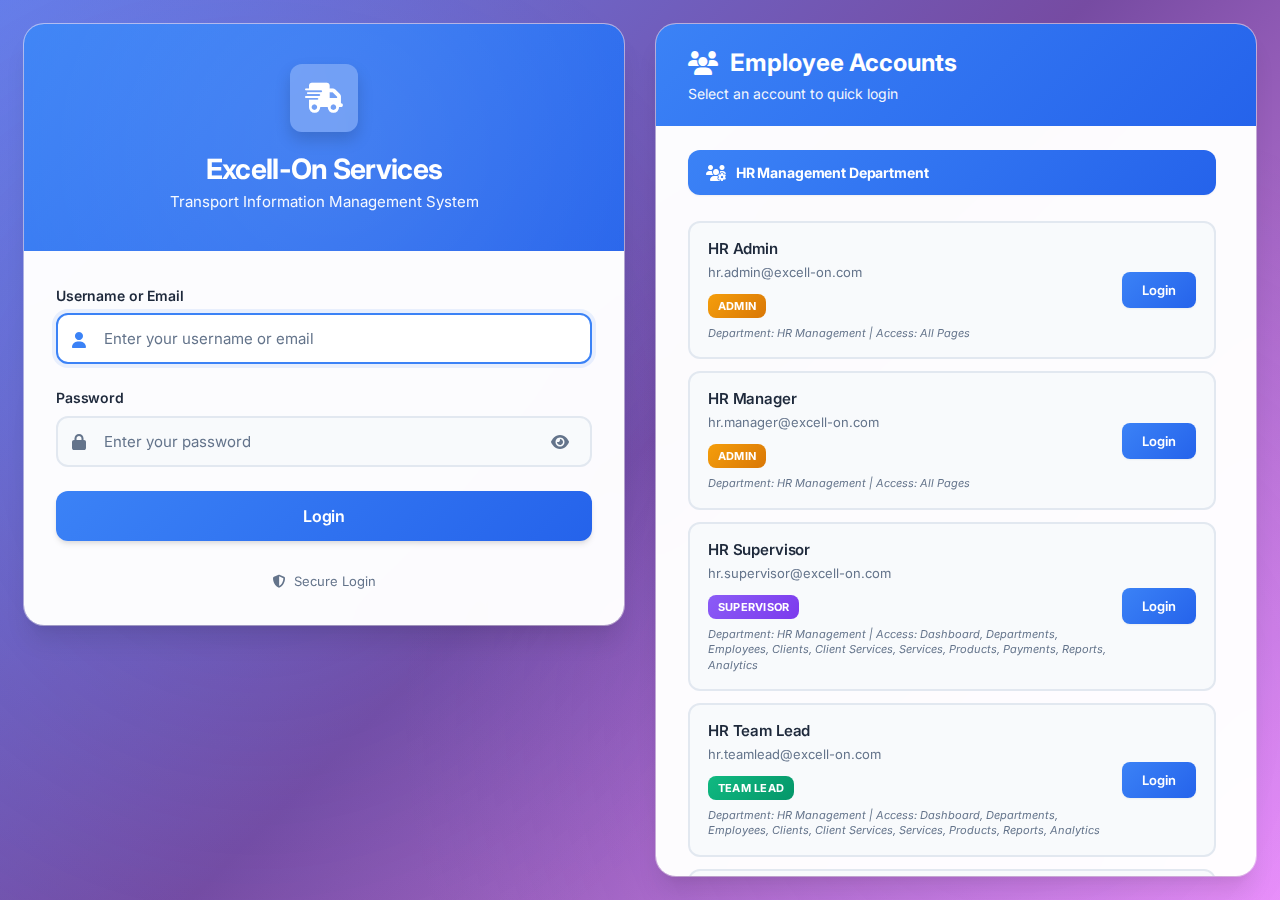
<file: wwwroot/login.html>
<!DOCTYPE html>
<html lang="en">
<head>
    <meta charset="UTF-8">
    <meta name="viewport" content="width=device-width, initial-scale=1.0">
    <title>Login - Excell-On Services</title>
    <link rel="preconnect" href="https://fonts.googleapis.com">
    <link rel="preconnect" href="https://fonts.gstatic.com" crossorigin>
    <link href="https://fonts.googleapis.com/css2?family=Inter:wght@300;400;500;600;700;800&display=swap" rel="stylesheet">
    <link rel="stylesheet" href="https://cdnjs.cloudflare.com/ajax/libs/font-awesome/6.4.0/css/all.min.css">
    <style>
        * {
            margin: 0;
            padding: 0;
            box-sizing: border-box;
        }

        :root {
            --primary: #3b82f6;
            --primary-dark: #2563eb;
            --primary-light: #60a5fa;
            --success: #10b981;
            --danger: #ef4444;
            --warning: #f59e0b;
            --purple: #8b5cf6;
            --green: #10b981;
            --bg: #f8fafc;
            --bg-card: #ffffff;
            --text: #1e293b;
            --text-muted: #64748b;
            --border: #e2e8f0;
            --shadow-sm: 0 1px 2px 0 rgba(0, 0, 0, 0.05);
            --shadow-md: 0 4px 6px -1px rgba(0, 0, 0, 0.1), 0 2px 4px -1px rgba(0, 0, 0, 0.06);
            --shadow-lg: 0 10px 15px -3px rgba(0, 0, 0, 0.1), 0 4px 6px -2px rgba(0, 0, 0, 0.05);
            --shadow-xl: 0 20px 25px -5px rgba(0, 0, 0, 0.1), 0 10px 10px -5px rgba(0, 0, 0, 0.04);
            --radius: 0.75rem;
            --radius-sm: 0.5rem;
            --radius-lg: 1.25rem;
        }

        body {
            font-family: 'Inter', -apple-system, BlinkMacSystemFont, 'Segoe UI', 'Roboto', sans-serif;
            background: linear-gradient(135deg, #667eea 0%, #764ba2 50%, #f093fb 100%);
            background-attachment: fixed;
            min-height: 100vh;
            display: flex;
            align-items: center;
            justify-content: center;
            padding: 1.5rem;
            -webkit-font-smoothing: antialiased;
            -moz-osx-font-smoothing: grayscale;
            position: relative;
            overflow-x: hidden;
        }

        body::before {
            content: '';
            position: fixed;
            top: 0;
            left: 0;
            right: 0;
            bottom: 0;
            background: 
                radial-gradient(circle at 20% 50%, rgba(59, 130, 246, 0.15) 0%, transparent 50%),
                radial-gradient(circle at 80% 80%, rgba(139, 92, 246, 0.15) 0%, transparent 50%);
            pointer-events: none;
            z-index: 0;
            animation: backgroundShift 20s ease-in-out infinite;
        }

        @keyframes backgroundShift {
            0%, 100% { opacity: 1; }
            50% { opacity: 0.8; }
        }

        .login-container {
            width: 100%;
            max-width: 1400px;
            position: relative;
            z-index: 1;
            animation: fadeInUp 0.8s cubic-bezier(0.16, 1, 0.3, 1);
            display: grid;
            grid-template-columns: 1fr 1fr;
            gap: 2rem;
            align-items: start;
        }

        @keyframes fadeInUp {
            from {
                opacity: 0;
                transform: translateY(40px) scale(0.95);
            }
            to {
                opacity: 1;
                transform: translateY(0) scale(1);
            }
        }

        .login-card {
            background: rgba(255, 255, 255, 0.98);
            backdrop-filter: blur(20px);
            border-radius: var(--radius-lg);
            box-shadow: var(--shadow-xl), 0 0 0 1px rgba(255, 255, 255, 0.5);
            overflow: hidden;
            height: fit-content;
        }

        .employee-accounts-card {
            background: rgba(255, 255, 255, 0.98);
            backdrop-filter: blur(20px);
            border-radius: var(--radius-lg);
            box-shadow: var(--shadow-xl), 0 0 0 1px rgba(255, 255, 255, 0.5);
            overflow: hidden;
            max-height: calc(100vh - 3rem);
            display: flex;
            flex-direction: column;
        }

        .employee-accounts-header {
            background: linear-gradient(135deg, var(--primary) 0%, var(--primary-dark) 100%);
            padding: 1.5rem 2rem;
            color: white;
            position: sticky;
            top: 0;
            z-index: 10;
        }

        .employee-accounts-header h2 {
            font-size: 1.5rem;
            font-weight: 700;
            margin-bottom: 0.5rem;
            display: flex;
            align-items: center;
            gap: 0.75rem;
        }

        .employee-accounts-header p {
            font-size: 0.875rem;
            opacity: 0.95;
        }

        .employee-accounts-content {
            padding: 1.5rem 2rem;
            overflow-y: auto;
            flex: 1;
        }

        .login-header {
            background: linear-gradient(135deg, var(--primary) 0%, var(--primary-dark) 100%);
            padding: 2.5rem 2rem;
            text-align: center;
            color: white;
            position: relative;
            overflow: hidden;
        }

        .login-header::after {
            content: '';
            position: absolute;
            top: -50%;
            right: -50%;
            width: 200%;
            height: 200%;
            background: radial-gradient(circle, rgba(255, 255, 255, 0.1) 0%, transparent 70%);
            animation: pulse 6s ease-in-out infinite;
        }

        @keyframes pulse {
            0%, 100% { transform: scale(1) rotate(0deg); opacity: 0.4; }
            50% { transform: scale(1.1) rotate(180deg); opacity: 0.6; }
        }

        .login-header .logo {
            width: 68px;
            height: 68px;
            background: rgba(255, 255, 255, 0.25);
            backdrop-filter: blur(10px);
            border-radius: var(--radius);
            display: flex;
            align-items: center;
            justify-content: center;
            margin: 0 auto 1.25rem;
            font-size: 1.875rem;
            position: relative;
            z-index: 1;
            box-shadow: 0 8px 16px rgba(0, 0, 0, 0.15);
            transition: all 0.3s cubic-bezier(0.4, 0, 0.2, 1);
        }

        .login-header .logo:hover {
            transform: scale(1.08) rotate(5deg);
            box-shadow: 0 12px 24px rgba(0, 0, 0, 0.2);
        }

        .login-header h1 {
            font-size: 1.75rem;
            font-weight: 700;
            margin-bottom: 0.375rem;
            position: relative;
            z-index: 1;
            letter-spacing: -0.025em;
        }

        .login-header p {
            font-size: 0.9375rem;
            opacity: 0.95;
            position: relative;
            z-index: 1;
            font-weight: 400;
        }

        .login-body {
            padding: 2.25rem 2rem;
        }

        .form-group {
            margin-bottom: 1.5rem;
        }

        .form-label {
            display: block;
            font-size: 0.875rem;
            font-weight: 600;
            color: var(--text);
            margin-bottom: 0.625rem;
            letter-spacing: -0.01em;
        }

        .input-wrapper {
            position: relative;
        }

        .input-icon {
            position: absolute;
            left: 1rem;
            top: 50%;
            transform: translateY(-50%);
            color: var(--text-muted);
            font-size: 1rem;
            z-index: 1;
            transition: color 0.2s;
        }

        .form-input:focus ~ .input-icon {
            color: var(--primary);
        }

        .form-input {
            width: 100%;
            padding: 0.875rem 1rem 0.875rem 2.875rem;
            font-size: 0.9375rem;
            border: 2px solid var(--border);
            border-radius: var(--radius);
            transition: all 0.2s cubic-bezier(0.4, 0, 0.2, 1);
            background: var(--bg);
            color: var(--text);
            font-family: inherit;
            font-weight: 400;
        }

        .form-input:focus {
            outline: none;
            border-color: var(--primary);
            background: white;
            box-shadow: 0 0 0 4px rgba(59, 130, 246, 0.1);
            transform: translateY(-1px);
        }

        .form-input::placeholder {
            color: var(--text-muted);
            font-weight: 400;
        }

        .password-toggle {
            position: absolute;
            right: 0.875rem;
            top: 50%;
            transform: translateY(-50%);
            background: none;
            border: none;
            color: var(--text-muted);
            cursor: pointer;
            font-size: 1rem;
            padding: 0.5rem;
            transition: all 0.2s;
            z-index: 1;
            border-radius: var(--radius-sm);
            width: 2.25rem;
            height: 2.25rem;
            display: flex;
            align-items: center;
            justify-content: center;
        }

        .password-toggle:hover {
            color: var(--text);
            background: var(--bg);
        }

        .btn {
            width: 100%;
            padding: 0.9375rem 1.5rem;
            font-size: 1rem;
            font-weight: 600;
            border: none;
            border-radius: var(--radius);
            cursor: pointer;
            transition: all 0.2s cubic-bezier(0.4, 0, 0.2, 1);
            display: flex;
            align-items: center;
            justify-content: center;
            gap: 0.625rem;
            font-family: inherit;
            letter-spacing: -0.01em;
            position: relative;
            overflow: hidden;
        }

        .btn::before {
            content: '';
            position: absolute;
            top: 50%;
            left: 50%;
            width: 0;
            height: 0;
            border-radius: 50%;
            background: rgba(255, 255, 255, 0.25);
            transform: translate(-50%, -50%);
            transition: width 0.6s, height 0.6s;
        }

        .btn:hover::before {
            width: 300px;
            height: 300px;
        }

        .btn-primary {
            background: linear-gradient(135deg, var(--primary) 0%, var(--primary-dark) 100%);
            color: white;
            box-shadow: var(--shadow-md);
            position: relative;
        }

        .btn-primary:hover:not(:disabled) {
            transform: translateY(-2px);
            box-shadow: var(--shadow-lg);
        }

        .btn-primary:active:not(:disabled) {
            transform: translateY(0);
        }

        .btn-primary:disabled {
            opacity: 0.6;
            cursor: not-allowed;
        }

        .error-message {
            background: linear-gradient(135deg, #fee2e2 0%, #fecaca 100%);
            color: var(--danger);
            padding: 1rem 1.125rem;
            border-radius: var(--radius);
            font-size: 0.875rem;
            margin-bottom: 1.25rem;
            display: none;
            align-items: center;
            gap: 0.75rem;
            border: 1px solid rgba(239, 68, 68, 0.2);
            animation: slideDown 0.3s ease-out;
        }

        .error-message.show {
            display: flex;
        }

        @keyframes slideDown {
            from {
                opacity: 0;
                transform: translateY(-10px);
            }
            to {
                opacity: 1;
                transform: translateY(0);
            }
        }

        .quick-login {
            margin-top: 2rem;
            padding-top: 2rem;
            border-top: 2px solid var(--border);
        }

        .quick-login-title {
            font-size: 0.8125rem;
            font-weight: 600;
            color: var(--text-muted);
            margin-bottom: 1rem;
            text-align: center;
            display: flex;
            align-items: center;
            justify-content: center;
            gap: 0.5rem;
            text-transform: uppercase;
            letter-spacing: 0.05em;
        }

        .quick-login-buttons {
            display: flex;
            gap: 0.875rem;
        }

        .quick-btn {
            flex: 1;
            padding: 0.875rem 1rem;
            background: var(--bg);
            border: 2px solid var(--border);
            border-radius: var(--radius);
            font-size: 0.875rem;
            font-weight: 600;
            color: var(--text);
            cursor: pointer;
            transition: all 0.2s cubic-bezier(0.4, 0, 0.2, 1);
            text-align: center;
            font-family: inherit;
            display: flex;
            align-items: center;
            justify-content: center;
            gap: 0.5rem;
        }

        .quick-btn:hover {
            border-color: var(--primary);
            background: white;
            transform: translateY(-2px);
            box-shadow: var(--shadow-sm);
        }

        .employee-accounts-list {
            display: flex;
            flex-direction: column;
            gap: 0.75rem;
            padding-right: 0.5rem;
        }

        .employee-accounts-list::-webkit-scrollbar {
            width: 6px;
        }

        .employee-accounts-list::-webkit-scrollbar-track {
            background: var(--bg);
            border-radius: 3px;
        }

        .employee-accounts-list::-webkit-scrollbar-thumb {
            background: var(--border);
            border-radius: 3px;
        }

        .employee-accounts-list::-webkit-scrollbar-thumb:hover {
            background: var(--text-muted);
        }

        .department-header {
            padding: 0.875rem 1.125rem;
            background: linear-gradient(135deg, var(--primary) 0%, var(--primary-dark) 100%);
            color: white;
            font-weight: 700;
            font-size: 0.875rem;
            border-radius: var(--radius);
            margin: 1.25rem 0 0.875rem 0;
            display: flex;
            align-items: center;
            gap: 0.625rem;
            position: sticky;
            top: 0;
            z-index: 10;
            box-shadow: var(--shadow-sm);
            letter-spacing: -0.01em;
        }

        .department-header:first-of-type {
            margin-top: 0;
        }

        .department-header i {
            font-size: 1rem;
        }

        .employee-item {
            padding: 1rem 1.125rem;
            background: var(--bg);
            border: 2px solid var(--border);
            border-radius: var(--radius);
            display: flex;
            align-items: center;
            justify-content: space-between;
            gap: 1rem;
            transition: all 0.2s cubic-bezier(0.4, 0, 0.2, 1);
        }

        .employee-item:hover {
            border-color: var(--primary);
            background: white;
            box-shadow: var(--shadow-md);
            transform: translateY(-2px);
        }

        .employee-info {
            flex: 1;
            min-width: 0;
        }

        .employee-name {
            font-weight: 600;
            color: var(--text);
            font-size: 0.9375rem;
            margin-bottom: 0.375rem;
            letter-spacing: -0.01em;
        }

        .employee-email {
            font-size: 0.8125rem;
            color: var(--text-muted);
            margin-bottom: 0.5rem;
            word-break: break-all;
        }

        .employee-role {
            display: inline-block;
            padding: 0.3125rem 0.625rem;
            border-radius: var(--radius-sm);
            font-size: 0.6875rem;
            font-weight: 700;
            margin-top: 0.375rem;
            letter-spacing: 0.02em;
            text-transform: uppercase;
        }

        .role-admin {
            background: linear-gradient(135deg, #f59e0b 0%, #d97706 100%);
            color: white;
        }

        .role-supervisor {
            background: linear-gradient(135deg, var(--purple) 0%, #7c3aed 100%);
            color: white;
        }

        .role-team-lead {
            background: linear-gradient(135deg, var(--green) 0%, #059669 100%);
            color: white;
        }

        .role-agent {
            background: linear-gradient(135deg, var(--primary) 0%, var(--primary-dark) 100%);
            color: white;
        }

        .employee-access {
            font-size: 0.6875rem;
            color: var(--text-muted);
            margin-top: 0.5rem;
            font-style: italic;
            line-height: 1.4;
        }

        .employee-login-btn {
            padding: 0.625rem 1.25rem;
            background: linear-gradient(135deg, var(--primary) 0%, var(--primary-dark) 100%);
            color: white;
            border: none;
            border-radius: var(--radius-sm);
            font-size: 0.8125rem;
            font-weight: 600;
            cursor: pointer;
            transition: all 0.2s cubic-bezier(0.4, 0, 0.2, 1);
            font-family: inherit;
            white-space: nowrap;
            box-shadow: var(--shadow-sm);
        }

        .employee-login-btn:hover {
            transform: translateY(-1px);
            box-shadow: var(--shadow-md);
        }

        .role-info {
            margin-top: 1.75rem;
            padding: 1.25rem;
            background: linear-gradient(135deg, var(--bg) 0%, white 100%);
            border-radius: var(--radius);
            border: 2px solid var(--border);
        }

        .role-info-title {
            font-size: 0.875rem;
            font-weight: 700;
            color: var(--text);
            margin-bottom: 1rem;
            display: flex;
            align-items: center;
            gap: 0.625rem;
            letter-spacing: -0.01em;
        }

        .role-info-item {
            margin-bottom: 0.625rem;
            font-size: 0.75rem;
            color: var(--text-muted);
            line-height: 1.6;
        }

        .role-info-item:last-child {
            margin-bottom: 0;
        }

        .role-info-item strong {
            color: var(--text);
            font-weight: 600;
        }

        .loading-spinner {
            display: none;
            width: 20px;
            height: 20px;
            border: 2px solid rgba(255, 255, 255, 0.3);
            border-top-color: white;
            border-radius: 50%;
            animation: spin 0.6s linear infinite;
        }

        .loading-spinner.show {
            display: inline-block;
        }

        @keyframes spin {
            to { transform: rotate(360deg); }
        }

        .footer-text {
            text-align: center;
            margin-top: 2rem;
            font-size: 0.8125rem;
            color: var(--text-muted);
            display: flex;
            align-items: center;
            justify-content: center;
            gap: 0.5rem;
        }

        @media (max-width: 1024px) {
            .login-container {
                grid-template-columns: 1fr;
                max-width: 600px;
            }

            .employee-accounts-card {
                max-height: 600px;
            }
        }

        @media (max-width: 480px) {
            .login-container {
                max-width: 100%;
            }

            .login-header {
                padding: 2rem 1.5rem 1.75rem;
            }

            .login-body {
                padding: 2rem 1.5rem;
            }

            .employee-accounts-header {
                padding: 1.25rem 1.5rem;
            }

            .employee-accounts-content {
                padding: 1.25rem 1.5rem;
            }

            .employee-item {
                flex-direction: column;
                align-items: flex-start;
            }

            .employee-login-btn {
                width: 100%;
            }

            .employee-accounts-card {
                max-height: 500px;
            }
        }
    </style>
</head>
<body>
    <div class="login-container">
        <!-- Login Form Card -->
        <div class="login-card">
            <div class="login-header">
                <div class="logo">
                    <i class="fas fa-truck-fast"></i>
                </div>
                <h1>Excell-On Services</h1>
                <p>Transport Information Management System</p>
            </div>

            <div class="login-body">
                <div id="errorMessage" class="error-message">
                    <i class="fas fa-exclamation-circle"></i>
                    <span id="errorText"></span>
                </div>

                <form id="loginForm">
                    <div class="form-group">
                        <label class="form-label" for="username">Username or Email</label>
                        <div class="input-wrapper">
                            <input 
                                type="text" 
                                id="username" 
                                name="username" 
                                class="form-input" 
                                placeholder="Enter your username or email"
                                required
                                autocomplete="username"
                            >
                            <i class="fas fa-user input-icon"></i>
                        </div>
                    </div>

                    <div class="form-group">
                        <label class="form-label" for="password">Password</label>
                        <div class="input-wrapper">
                            <input 
                                type="password" 
                                id="password" 
                                name="password" 
                                class="form-input" 
                                placeholder="Enter your password"
                                required
                                autocomplete="current-password"
                            >
                            <i class="fas fa-lock input-icon"></i>
                            <button type="button" class="password-toggle" id="passwordToggle">
                                <i class="fas fa-eye"></i>
                            </button>
                        </div>
                    </div>

                    <button type="submit" class="btn btn-primary" id="loginBtn">
                        <span id="loginText">Login</span>
                        <div class="loading-spinner" id="loadingSpinner"></div>
                    </button>
                </form>

                <div class="footer-text">
                    <i class="fas fa-shield-alt"></i>
                    <span>Secure Login</span>
                </div>
            </div>
        </div>

        <!-- Employee Accounts Card -->
        <div class="employee-accounts-card">
            <div class="employee-accounts-header">
                <h2>
                    <i class="fas fa-users"></i>
                    Employee Accounts
                </h2>
                <p>Select an account to quick login</p>
            </div>
            <div class="employee-accounts-content">
                <div class="employee-accounts-list" id="employeeAccountsList">
                        <!-- HR Management Department - 5 Roles -->
                        <div class="department-header">
                            <i class="fas fa-users-cog"></i>
                            <span>HR Management Department</span>
                        </div>
                        <div class="employee-item">
                            <div class="employee-info">
                                <div class="employee-name">HR Admin</div>
                                <div class="employee-email">hr.admin@excell-on.com</div>
                                <span class="employee-role role-admin">Admin</span>
                                <div class="employee-access">Department: HR Management | Access: All Pages</div>
                            </div>
                            <button class="employee-login-btn" onclick="fillLogin('hr.admin@excell-on.com', 'employee123')">
                                Login
                            </button>
                        </div>
                        <div class="employee-item">
                            <div class="employee-info">
                                <div class="employee-name">HR Manager</div>
                                <div class="employee-email">hr.manager@excell-on.com</div>
                                <span class="employee-role role-admin">Admin</span>
                                <div class="employee-access">Department: HR Management | Access: All Pages</div>
                            </div>
                            <button class="employee-login-btn" onclick="fillLogin('hr.manager@excell-on.com', 'employee123')">
                                Login
                            </button>
                        </div>
                        <div class="employee-item">
                            <div class="employee-info">
                                <div class="employee-name">HR Supervisor</div>
                                <div class="employee-email">hr.supervisor@excell-on.com</div>
                                <span class="employee-role role-supervisor">Supervisor</span>
                                <div class="employee-access">Department: HR Management | Access: Dashboard, Departments, Employees, Clients, Client Services, Services, Products, Payments, Reports, Analytics</div>
                            </div>
                            <button class="employee-login-btn" onclick="fillLogin('hr.supervisor@excell-on.com', 'employee123')">
                                Login
                            </button>
                        </div>
                        <div class="employee-item">
                            <div class="employee-info">
                                <div class="employee-name">HR Team Lead</div>
                                <div class="employee-email">hr.teamlead@excell-on.com</div>
                                <span class="employee-role role-team-lead">Team Lead</span>
                                <div class="employee-access">Department: HR Management | Access: Dashboard, Departments, Employees, Clients, Client Services, Services, Products, Reports, Analytics</div>
                            </div>
                            <button class="employee-login-btn" onclick="fillLogin('hr.teamlead@excell-on.com', 'employee123')">
                                Login
                            </button>
                        </div>
                        <div class="employee-item">
                            <div class="employee-info">
                                <div class="employee-name">HR Agent</div>
                                <div class="employee-email">hr.agent@excell-on.com</div>
                                <span class="employee-role role-agent">Agent</span>
                                <div class="employee-access">Department: HR Management | Access: Dashboard, Departments, Employees, Clients, Client Services, Services, Products, Reports</div>
                            </div>
                            <button class="employee-login-btn" onclick="fillLogin('hr.agent@excell-on.com', 'employee123')">
                                Login
                            </button>
                        </div>
                        
                        <!-- Administration Department - 5 Roles -->
                        <div class="department-header">
                            <i class="fas fa-building"></i>
                            <span>Administration Department</span>
                        </div>
                        <div class="employee-item">
                            <div class="employee-info">
                                <div class="employee-name">Admin Dept Admin</div>
                                <div class="employee-email">admin.dept.admin@excell-on.com</div>
                                <span class="employee-role role-admin">Admin</span>
                                <div class="employee-access">Department: Administration | Access: All Pages</div>
                            </div>
                            <button class="employee-login-btn" onclick="fillLogin('admin.dept.admin@excell-on.com', 'employee123')">
                                Login
                            </button>
                        </div>
                        <div class="employee-item">
                            <div class="employee-info">
                                <div class="employee-name">Admin Dept Manager</div>
                                <div class="employee-email">admin.dept.manager@excell-on.com</div>
                                <span class="employee-role role-admin">Admin</span>
                                <div class="employee-access">Department: Administration | Access: All Pages</div>
                            </div>
                            <button class="employee-login-btn" onclick="fillLogin('admin.dept.manager@excell-on.com', 'employee123')">
                                Login
                            </button>
                        </div>
                        <div class="employee-item">
                            <div class="employee-info">
                                <div class="employee-name">Admin Dept Supervisor</div>
                                <div class="employee-email">admin.dept.supervisor@excell-on.com</div>
                                <span class="employee-role role-supervisor">Supervisor</span>
                                <div class="employee-access">Department: Administration | Access: Dashboard, Departments, Employees, Clients, Client Services, Products, Payments, Reports</div>
                            </div>
                            <button class="employee-login-btn" onclick="fillLogin('admin.dept.supervisor@excell-on.com', 'employee123')">
                                Login
                            </button>
                        </div>
                        <div class="employee-item">
                            <div class="employee-info">
                                <div class="employee-name">Admin Dept Team Lead</div>
                                <div class="employee-email">admin.dept.teamlead@excell-on.com</div>
                                <span class="employee-role role-team-lead">Team Lead</span>
                                <div class="employee-access">Department: Administration | Access: Dashboard, Departments, Employees, Clients, Client Services, Products, Reports</div>
                            </div>
                            <button class="employee-login-btn" onclick="fillLogin('admin.dept.teamlead@excell-on.com', 'employee123')">
                                Login
                            </button>
                        </div>
                        <div class="employee-item">
                            <div class="employee-info">
                                <div class="employee-name">Admin Dept Agent</div>
                                <div class="employee-email">admin.dept.agent@excell-on.com</div>
                                <span class="employee-role role-agent">Agent</span>
                                <div class="employee-access">Department: Administration | Access: Dashboard, Clients, Client Services, Products, Reports</div>
                            </div>
                            <button class="employee-login-btn" onclick="fillLogin('admin.dept.agent@excell-on.com', 'employee123')">
                                Login
                            </button>
                        </div>
                        
                        <!-- Service Department - 5 Roles -->
                        <div class="department-header">
                            <i class="fas fa-headset"></i>
                            <span>Service Department</span>
                        </div>
                        <div class="employee-item">
                            <div class="employee-info">
                                <div class="employee-name">Service Admin</div>
                                <div class="employee-email">service.admin@excell-on.com</div>
                                <span class="employee-role role-admin">Admin</span>
                                <div class="employee-access">Department: Service | Access: All Pages</div>
                            </div>
                            <button class="employee-login-btn" onclick="fillLogin('service.admin@excell-on.com', 'employee123')">
                                Login
                            </button>
                        </div>
                        <div class="employee-item">
                            <div class="employee-info">
                                <div class="employee-name">Service Manager</div>
                                <div class="employee-email">service.manager@excell-on.com</div>
                                <span class="employee-role role-admin">Admin</span>
                                <div class="employee-access">Department: Service | Access: All Pages</div>
                            </div>
                            <button class="employee-login-btn" onclick="fillLogin('service.manager@excell-on.com', 'employee123')">
                                Login
                            </button>
                        </div>
                        <div class="employee-item">
                            <div class="employee-info">
                                <div class="employee-name">Service Supervisor</div>
                                <div class="employee-email">service.supervisor@excell-on.com</div>
                                <span class="employee-role role-supervisor">Supervisor</span>
                                <div class="employee-access">Department: Service | Access: Dashboard, Services, Clients, Client Services, Products, Reports</div>
                            </div>
                            <button class="employee-login-btn" onclick="fillLogin('service.supervisor@excell-on.com', 'employee123')">
                                Login
                            </button>
                        </div>
                        <div class="employee-item">
                            <div class="employee-info">
                                <div class="employee-name">Service Team Lead</div>
                                <div class="employee-email">service.teamlead@excell-on.com</div>
                                <span class="employee-role role-team-lead">Team Lead</span>
                                <div class="employee-access">Department: Service | Access: Dashboard, Services, Clients, Client Services, Products, Reports</div>
                            </div>
                            <button class="employee-login-btn" onclick="fillLogin('service.teamlead@excell-on.com', 'employee123')">
                                Login
                            </button>
                        </div>
                        <div class="employee-item">
                            <div class="employee-info">
                                <div class="employee-name">Service Agent</div>
                                <div class="employee-email">service.agent@excell-on.com</div>
                                <span class="employee-role role-agent">Agent</span>
                                <div class="employee-access">Department: Service | Access: Dashboard, Services, Clients, Client Services, Products, Reports</div>
                            </div>
                            <button class="employee-login-btn" onclick="fillLogin('service.agent@excell-on.com', 'employee123')">
                                Login
                            </button>
                        </div>
                        
                        <!-- Training Department - 5 Roles -->
                        <div class="department-header">
                            <i class="fas fa-chalkboard-teacher"></i>
                            <span>Training Department</span>
                        </div>
                        <div class="employee-item">
                            <div class="employee-info">
                                <div class="employee-name">Training Admin</div>
                                <div class="employee-email">training.admin@excell-on.com</div>
                                <span class="employee-role role-admin">Admin</span>
                                <div class="employee-access">Department: Training | Access: All Pages</div>
                            </div>
                            <button class="employee-login-btn" onclick="fillLogin('training.admin@excell-on.com', 'employee123')">
                                Login
                            </button>
                        </div>
                        <div class="employee-item">
                            <div class="employee-info">
                                <div class="employee-name">Training Manager</div>
                                <div class="employee-email">training.manager@excell-on.com</div>
                                <span class="employee-role role-admin">Admin</span>
                                <div class="employee-access">Department: Training | Access: All Pages</div>
                            </div>
                            <button class="employee-login-btn" onclick="fillLogin('training.manager@excell-on.com', 'employee123')">
                                Login
                            </button>
                        </div>
                        <div class="employee-item">
                            <div class="employee-info">
                                <div class="employee-name">Training Supervisor</div>
                                <div class="employee-email">training.supervisor@excell-on.com</div>
                                <span class="employee-role role-supervisor">Supervisor</span>
                                <div class="employee-access">Department: Training | Access: Dashboard, Departments, Employees, Reports, Analytics</div>
                            </div>
                            <button class="employee-login-btn" onclick="fillLogin('training.supervisor@excell-on.com', 'employee123')">
                                Login
                            </button>
                        </div>
                        <div class="employee-item">
                            <div class="employee-info">
                                <div class="employee-name">Training Team Lead</div>
                                <div class="employee-email">training.teamlead@excell-on.com</div>
                                <span class="employee-role role-team-lead">Team Lead</span>
                                <div class="employee-access">Department: Training | Access: Dashboard, Departments, Employees, Reports</div>
                            </div>
                            <button class="employee-login-btn" onclick="fillLogin('training.teamlead@excell-on.com', 'employee123')">
                                Login
                            </button>
                        </div>
                        <div class="employee-item">
                            <div class="employee-info">
                                <div class="employee-name">Training Agent</div>
                                <div class="employee-email">training.agent@excell-on.com</div>
                                <span class="employee-role role-agent">Agent</span>
                                <div class="employee-access">Department: Training | Access: Dashboard, Departments, Employees, Reports</div>
                            </div>
                            <button class="employee-login-btn" onclick="fillLogin('training.agent@excell-on.com', 'employee123')">
                                Login
                            </button>
                        </div>
                        
                        <!-- Internet Security Department - 5 Roles -->
                        <div class="department-header">
                            <i class="fas fa-shield-alt"></i>
                            <span>Internet Security Department</span>
                        </div>
                        <div class="employee-item">
                            <div class="employee-info">
                                <div class="employee-name">Security Admin</div>
                                <div class="employee-email">security.admin@excell-on.com</div>
                                <span class="employee-role role-admin">Admin</span>
                                <div class="employee-access">Department: Internet Security | Access: All Pages</div>
                            </div>
                            <button class="employee-login-btn" onclick="fillLogin('security.admin@excell-on.com', 'employee123')">
                                Login
                            </button>
                        </div>
                        <div class="employee-item">
                            <div class="employee-info">
                                <div class="employee-name">Security Manager</div>
                                <div class="employee-email">security.manager@excell-on.com</div>
                                <span class="employee-role role-admin">Admin</span>
                                <div class="employee-access">Department: Internet Security | Access: All Pages</div>
                            </div>
                            <button class="employee-login-btn" onclick="fillLogin('security.manager@excell-on.com', 'employee123')">
                                Login
                            </button>
                        </div>
                        <div class="employee-item">
                            <div class="employee-info">
                                <div class="employee-name">Security Supervisor</div>
                                <div class="employee-email">security.supervisor@excell-on.com</div>
                                <span class="employee-role role-supervisor">Supervisor</span>
                                <div class="employee-access">Department: Internet Security | Access: Dashboard, Departments, Employees, Reports, Analytics</div>
                            </div>
                            <button class="employee-login-btn" onclick="fillLogin('security.supervisor@excell-on.com', 'employee123')">
                                Login
                            </button>
                        </div>
                        <div class="employee-item">
                            <div class="employee-info">
                                <div class="employee-name">Security Team Lead</div>
                                <div class="employee-email">security.teamlead@excell-on.com</div>
                                <span class="employee-role role-team-lead">Team Lead</span>
                                <div class="employee-access">Department: Internet Security | Access: Dashboard, Departments, Employees, Reports</div>
                            </div>
                            <button class="employee-login-btn" onclick="fillLogin('security.teamlead@excell-on.com', 'employee123')">
                                Login
                            </button>
                        </div>
                        <div class="employee-item">
                            <div class="employee-info">
                                <div class="employee-name">Security Agent</div>
                                <div class="employee-email">security.agent@excell-on.com</div>
                                <span class="employee-role role-agent">Agent</span>
                                <div class="employee-access">Department: Internet Security | Access: Dashboard, Departments, Employees, Reports</div>
                            </div>
                            <button class="employee-login-btn" onclick="fillLogin('security.agent@excell-on.com', 'employee123')">
                                Login
                            </button>
                        </div>
                        
                        <!-- Auditors Department - 5 Roles -->
                        <div class="department-header">
                            <i class="fas fa-clipboard-check"></i>
                            <span>Auditors Department</span>
                        </div>
                        <div class="employee-item">
                            <div class="employee-info">
                                <div class="employee-name">Auditor Admin</div>
                                <div class="employee-email">auditor.admin@excell-on.com</div>
                                <span class="employee-role role-admin">Admin</span>
                                <div class="employee-access">Department: Auditors | Access: All Pages</div>
                            </div>
                            <button class="employee-login-btn" onclick="fillLogin('auditor.admin@excell-on.com', 'employee123')">
                                Login
                            </button>
                        </div>
                        <div class="employee-item">
                            <div class="employee-info">
                                <div class="employee-name">Auditor Manager</div>
                                <div class="employee-email">auditor.manager@excell-on.com</div>
                                <span class="employee-role role-admin">Admin</span>
                                <div class="employee-access">Department: Auditors | Access: All Pages</div>
                            </div>
                            <button class="employee-login-btn" onclick="fillLogin('auditor.manager@excell-on.com', 'employee123')">
                                Login
                            </button>
                        </div>
                        <div class="employee-item">
                            <div class="employee-info">
                                <div class="employee-name">Auditor Supervisor</div>
                                <div class="employee-email">auditor.supervisor@excell-on.com</div>
                                <span class="employee-role role-supervisor">Supervisor</span>
                                <div class="employee-access">Department: Auditors | Access: Dashboard, Clients, Client Services, Products, Payments, Reports</div>
                            </div>
                            <button class="employee-login-btn" onclick="fillLogin('auditor.supervisor@excell-on.com', 'employee123')">
                                Login
                            </button>
                        </div>
                        <div class="employee-item">
                            <div class="employee-info">
                                <div class="employee-name">Auditor Team Lead</div>
                                <div class="employee-email">auditor.teamlead@excell-on.com</div>
                                <span class="employee-role role-team-lead">Team Lead</span>
                                <div class="employee-access">Department: Auditors | Access: Dashboard, Clients, Client Services, Products, Reports</div>
                            </div>
                            <button class="employee-login-btn" onclick="fillLogin('auditor.teamlead@excell-on.com', 'employee123')">
                                Login
                            </button>
                        </div>
                        <div class="employee-item">
                            <div class="employee-info">
                                <div class="employee-name">Auditor Agent</div>
                                <div class="employee-email">auditor.agent@excell-on.com</div>
                                <span class="employee-role role-agent">Agent</span>
                                <div class="employee-access">Department: Auditors | Access: Dashboard, Clients, Client Services, Products, Payments, Reports</div>
                            </div>
                            <button class="employee-login-btn" onclick="fillLogin('auditor.agent@excell-on.com', 'employee123')">
                                Login
                            </button>
                        </div>
                </div>

                <div class="role-info">
                    <div class="role-info-title">
                        <i class="fas fa-info-circle"></i>
                        Department & Role-Based Access Information
                    </div>
                    <div class="role-info-item">
                        <strong>HR Management:</strong> Dashboard, Departments, Employees, Clients, Client Services, Services, Products, Payments, Reports, Analytics
                    </div>
                    <div class="role-info-item">
                        <strong>Administration:</strong> Dashboard, Departments, Employees, Clients, Client Services, Products, Payments, Reports
                    </div>
                    <div class="role-info-item">
                        <strong>Service:</strong> Dashboard, Services, Clients, Client Services, Products, Reports
                    </div>
                    <div class="role-info-item">
                        <strong>Training:</strong> Dashboard, Departments, Employees, Products, Reports
                    </div>
                    <div class="role-info-item">
                        <strong>Internet Security:</strong> Dashboard, Departments, Employees, Products, Reports
                    </div>
                    <div class="role-info-item">
                        <strong>Auditors:</strong> Dashboard, Clients, Client Services, Products, Payments, Reports
                    </div>
                    <div class="role-info-item" style="margin-top: 0.75rem; padding-top: 0.75rem; border-top: 1px solid var(--border);">
                        <strong>Role Restrictions:</strong> Admin (All), Supervisor (+Analytics, HR Management: All Access), Team Lead (+Analytics, -Payments/-Departments), Agent (-Payments/-Departments/-Employees/-Analytics/-Settings, HR Management: Keeps Departments/Employees)
                    </div>
                </div>
            </div>
        </div>
    </div>

    <script>
        const API_BASE_URL = window.location.origin;

        // Password toggle
        const passwordToggle = document.getElementById('passwordToggle');
        const passwordInput = document.getElementById('password');
        
        passwordToggle.addEventListener('click', () => {
            const type = passwordInput.getAttribute('type') === 'password' ? 'text' : 'password';
            passwordInput.setAttribute('type', type);
            passwordToggle.querySelector('i').classList.toggle('fa-eye');
            passwordToggle.querySelector('i').classList.toggle('fa-eye-slash');
        });

        // Form submission
        const loginForm = document.getElementById('loginForm');
        const loginBtn = document.getElementById('loginBtn');
        const loginText = document.getElementById('loginText');
        const loadingSpinner = document.getElementById('loadingSpinner');
        const errorMessage = document.getElementById('errorMessage');
        const errorText = document.getElementById('errorText');

        function showError(message) {
            errorText.textContent = message;
            errorMessage.classList.add('show');
            setTimeout(() => {
                errorMessage.classList.remove('show');
            }, 5000);
        }

        function setLoading(loading) {
            loginBtn.disabled = loading;
            loginText.style.display = loading ? 'none' : 'inline';
            loadingSpinner.classList.toggle('show', loading);
        }

        function fillLogin(username, password) {
            document.getElementById('username').value = username;
            document.getElementById('password').value = password;
            loginForm.dispatchEvent(new Event('submit', { cancelable: true, bubbles: true }));
        }

        loginForm.addEventListener('submit', async (e) => {
            e.preventDefault();
            
            const username = document.getElementById('username').value.trim();
            const password = document.getElementById('password').value;

            if (!username || !password) {
                showError('Please enter both username and password');
                return;
            }

            setLoading(true);
            errorMessage.classList.remove('show');

            try {
                const response = await fetch(`${API_BASE_URL}/api/auth/login`, {
                    method: 'POST',
                    headers: {
                        'Content-Type': 'application/json',
                    },
                    body: JSON.stringify({ username, password }),
                });

                const data = await response.json();

                if (!response.ok) {
                    throw new Error(data.message || 'Login failed');
                }

                // Store token and user info
                localStorage.setItem('token', data.token);
                localStorage.setItem('username', data.username);
                localStorage.setItem('userFullName', data.fullName);
                localStorage.setItem('userRole', data.role);
                if (data.departmentId) {
                    localStorage.setItem('userDepartmentId', data.departmentId);
                }
                if (data.departmentName) {
                    localStorage.setItem('userDepartment', data.departmentName);
                }

                // Redirect to admin panel
                window.location.href = '/admin';
            } catch (error) {
                console.error('Login error:', error);
                showError(error.message || 'Invalid username or password. Please try again.');
            } finally {
                setLoading(false);
            }
        });

        // Check if already logged in
        if (localStorage.getItem('token')) {
            window.location.href = '/admin';
        }

        // Focus username input on load
        document.getElementById('username').focus();
    </script>
</body>
</html>
</file>
